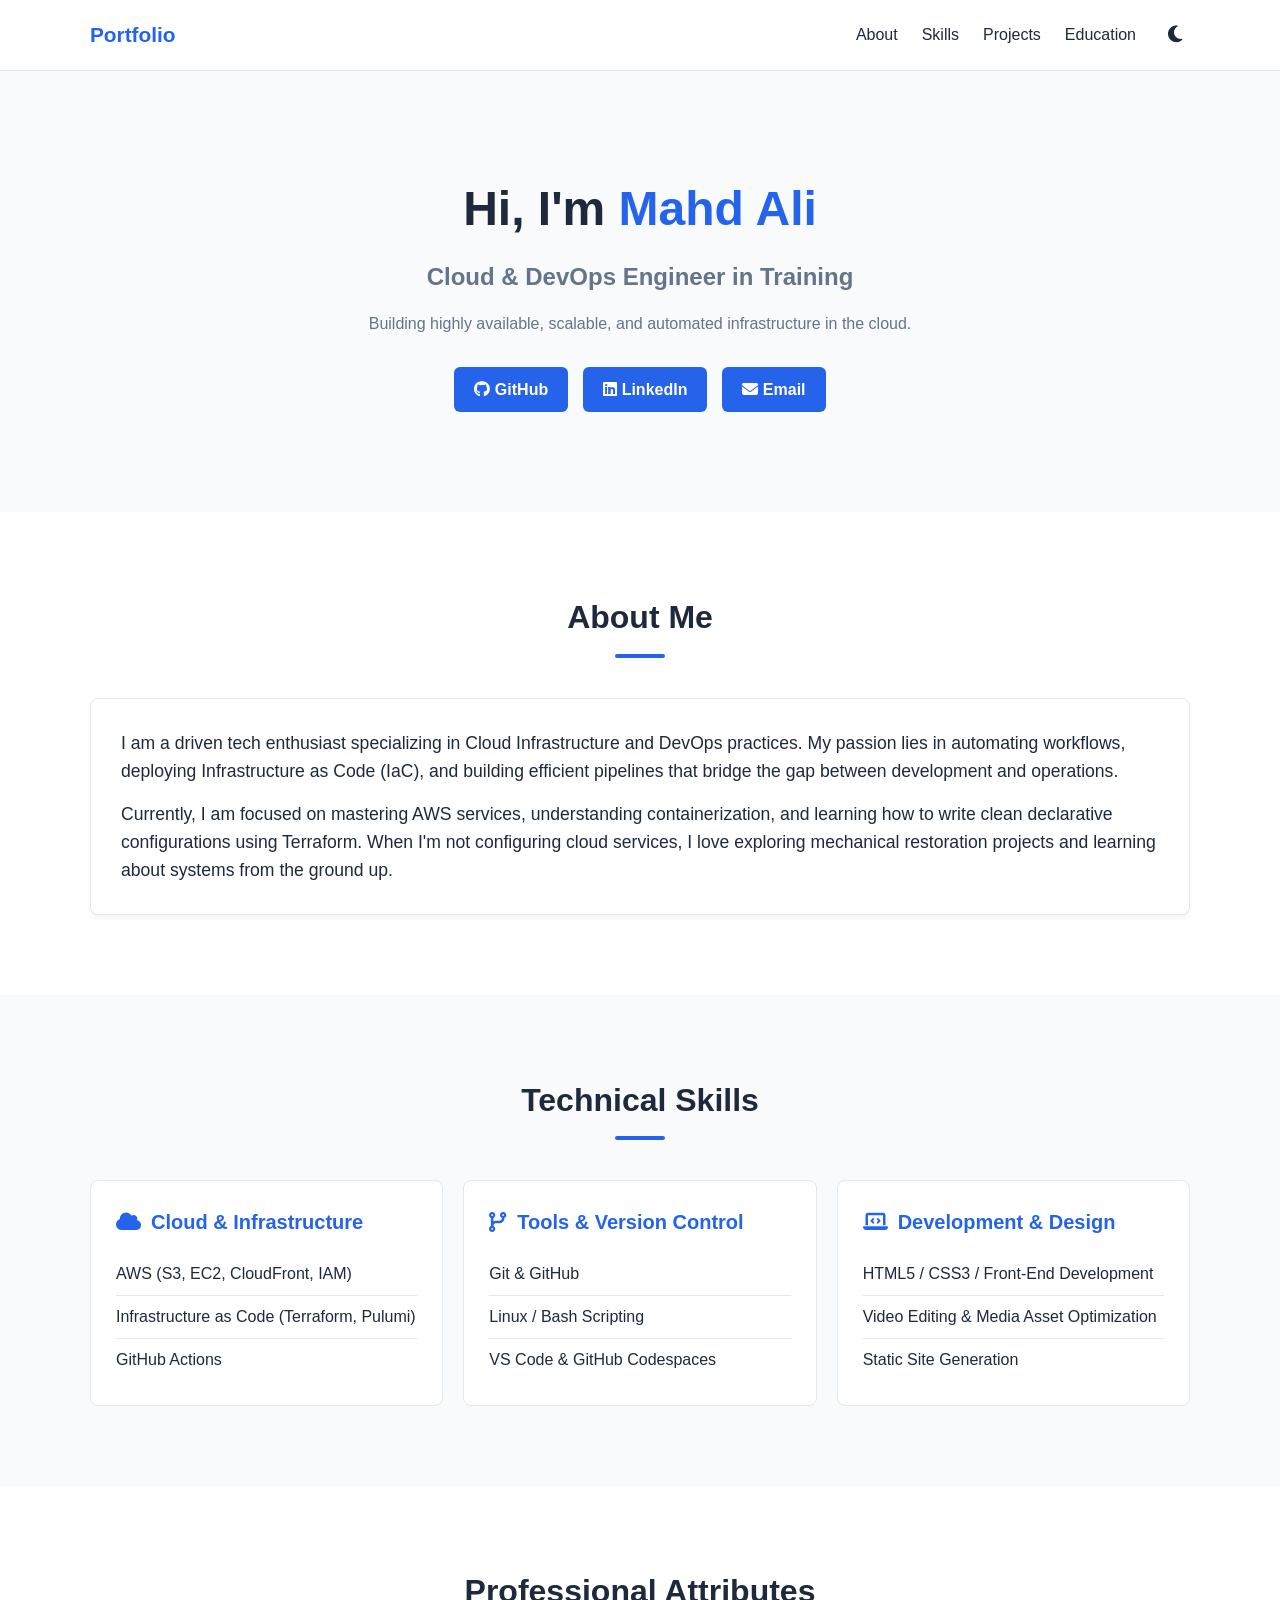
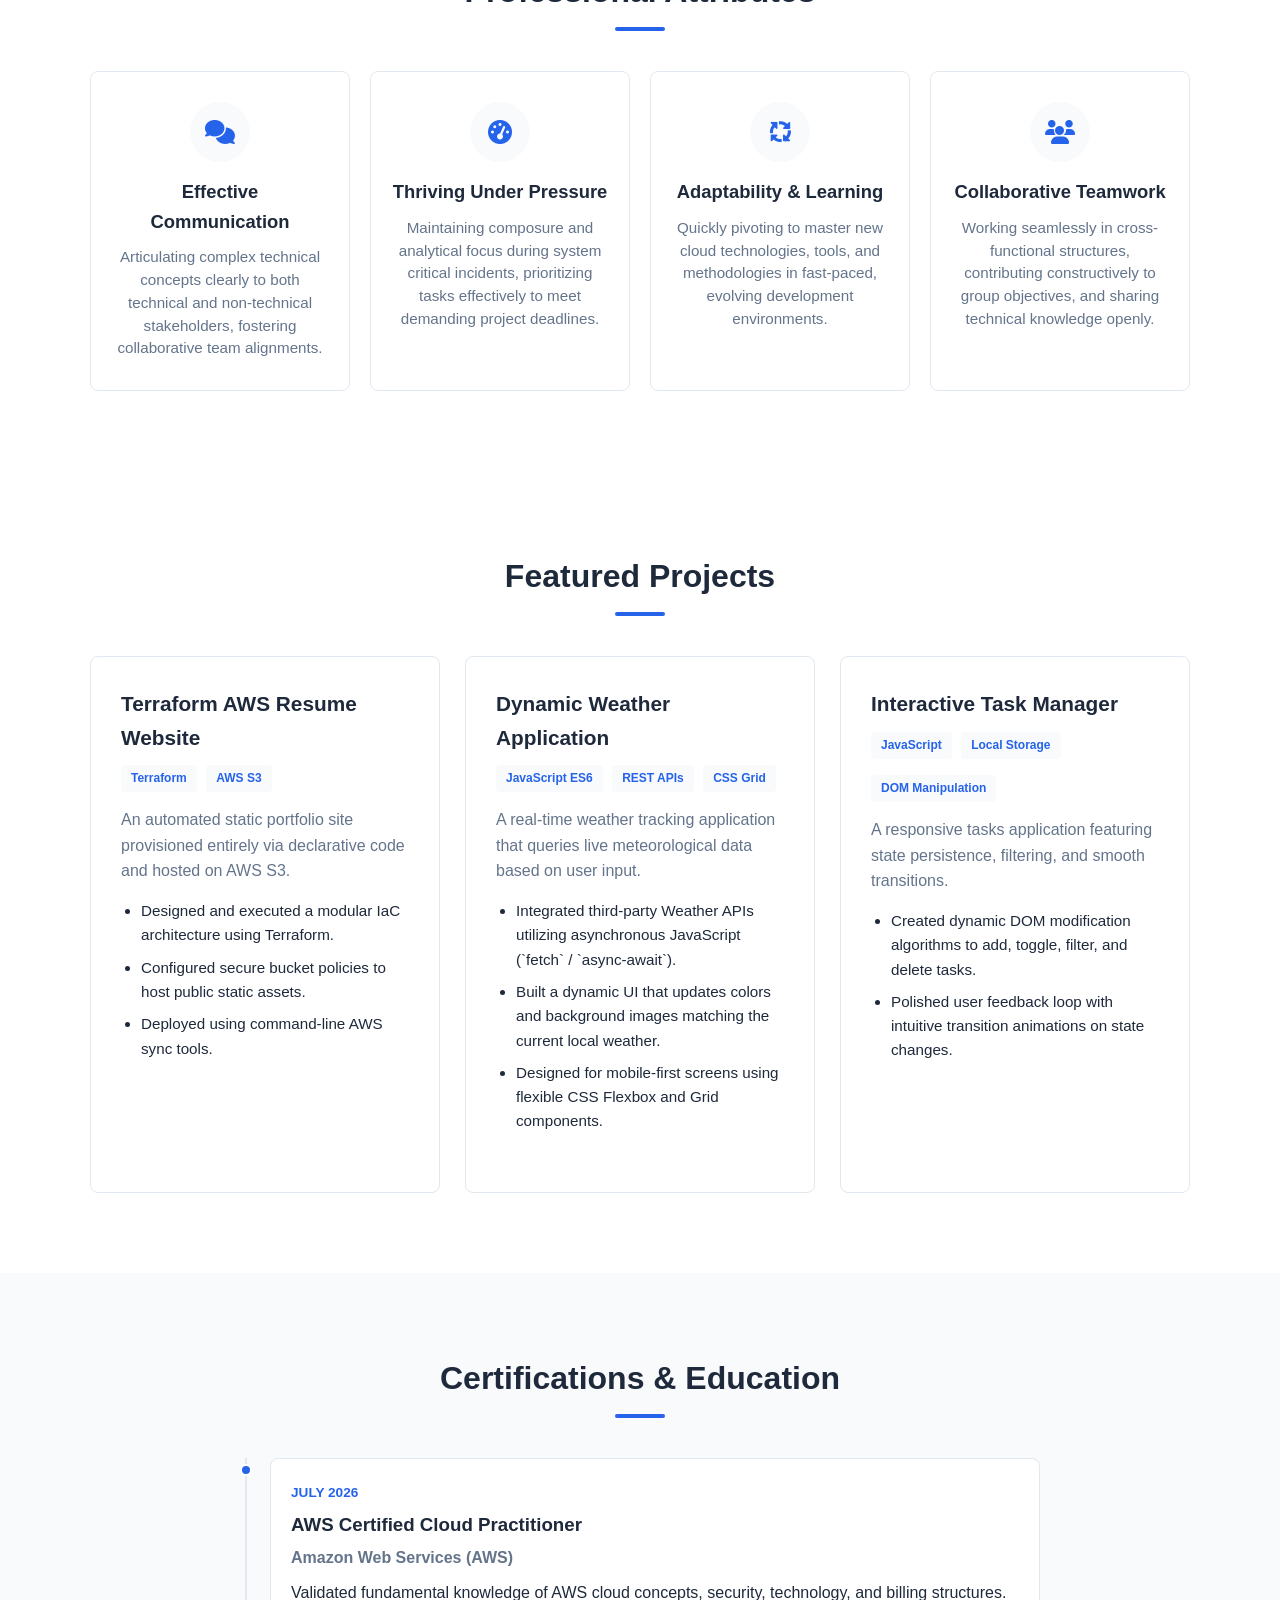
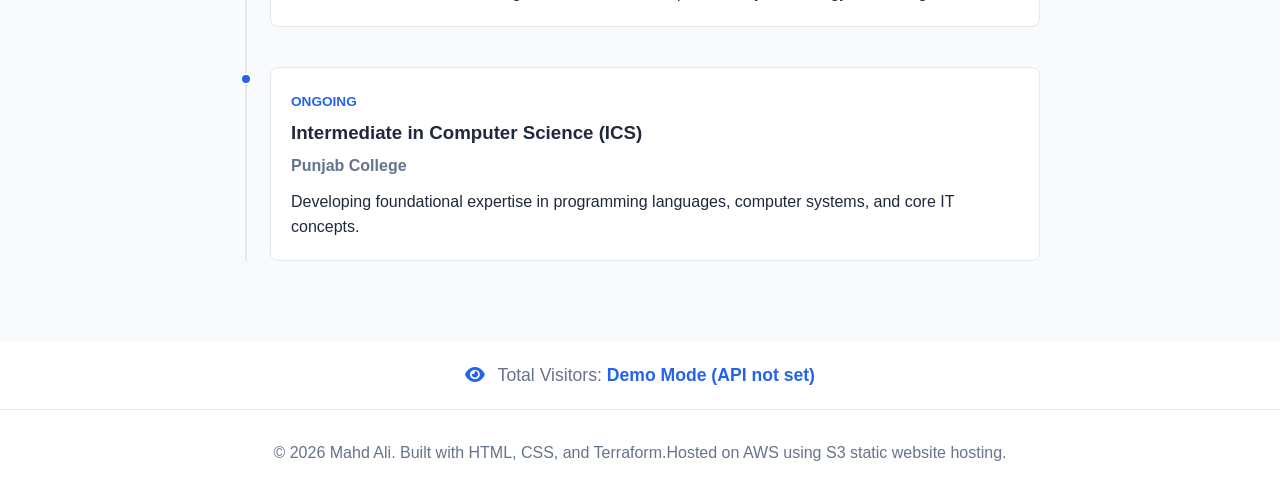
<file: Resume S3/frontend/index.html>
<!DOCTYPE html>
<html lang="en">
<head>
  <meta charset="UTF-8">
  <meta name="viewport" content="width=device-width, initial-scale=1.0">
  <title>Your Name | Cloud & DevOps Engineer</title>
  <link rel="stylesheet" href="style.css">
  <!-- FontAwesome for clean modern icons -->
  <link rel="stylesheet" href="https://cdnjs.cloudflare.com/ajax/libs/font-awesome/6.4.0/css/all.min.css">
</head>
<body>

  <!-- Navigation Bar -->
  <nav class="navbar">
    <div class="nav-container">
      <a href="#" class="logo">Portfolio</a>
      <div class="nav-right">
        <ul class="nav-links">
          <li><a href="#about">About</a></li>
          <li><a href="#skills">Skills</a></li>
          <li><a href="#projects">Projects</a></li>
          <li><a href="#education">Education</a></li>
        </ul>
        <button id="theme-toggle" aria-label="Toggle dark mode">
          <i class="fas fa-moon"></i>
        </button>
      </div>
    </div>
  </nav>

  <!-- Hero Section -->
  <header class="hero">
    <div class="container hero-content">
      <h1>Hi, I'm <span class="highlight">Mahd Ali</span></h1>
      <p class="subtitle">Cloud & DevOps Engineer in Training</p>
      <p class="hero-tagline">Building highly available, scalable, and automated infrastructure in the cloud.</p>
      <div class="social-links">
        <a href="https://github.com/MahdDangia" target="_blank" rel="noopener"><i class="fab fa-github"></i> GitHub</a>
        <a href="https://www.linkedin.com/in/mahd-ali-40a5ba24a/" target="_blank" rel="noopener"><i class="fab fa-linkedin"></i> LinkedIn</a>
        <a href="mailto:smahadali6@gmail.com"><i class="fas fa-envelope"></i> Email</a>
      </div>
    </div>
  </header>

  <!-- About Me Section -->
  <section id="about" class="section">
    <div class="container">
      <h2 class="section-title">About Me</h2>
      <div class="about-card">
        <p>
          I am a driven tech enthusiast specializing in Cloud Infrastructure and DevOps practices. 
          My passion lies in automating workflows, deploying Infrastructure as Code (IaC), and building 
          efficient pipelines that bridge the gap between development and operations.
        </p>
        <p>
          Currently, I am focused on mastering AWS services, understanding containerization, and learning 
          how to write clean declarative configurations using Terraform. When I'm not configuring cloud services, 
          I love exploring mechanical restoration projects and learning about systems from the ground up.
        </p>
      </div>
    </div>
  </section>

  <!-- Technical Skills Section -->
  <section id="skills" class="section alt-bg">
    <div class="container">
      <h2 class="section-title">Technical Skills</h2>
      <div class="skills-grid">
        
        <div class="skill-category">
          <h3><i class="fas fa-cloud"></i> Cloud & Infrastructure</h3>
          <ul>
            <li>AWS (S3, EC2, CloudFront, IAM)</li>
            <li>Infrastructure as Code (Terraform, Pulumi)</li>
            <li>GitHub Actions</li>
          </ul>
        </div>

        <div class="skill-category">
          <h3><i class="fas fa-code-branch"></i> Tools & Version Control</h3>
          <ul>
            <li>Git & GitHub</li>
            <li>Linux / Bash Scripting</li>
            <li>VS Code & GitHub Codespaces</li>
          </ul>
        </div>

        <div class="skill-category">
          <h3><i class="fas fa-laptop-code"></i> Development & Design</h3>
          <ul>
            <li>HTML5 / CSS3 / Front-End Development</li>
            <li>Video Editing & Media Asset Optimization</li>
            <li>Static Site Generation</li>
          </ul>
        </div>

      </div>
    </div>
  </section>

  <!-- Soft Skills / Professional Attributes Section -->
  <section id="soft-skills" class="section">
    <div class="container">
      <h2 class="section-title">Professional Attributes</h2>
      <div class="soft-skills-grid">

        <!-- Skill 1 -->
        <div class="soft-skill-card">
          <div class="soft-skill-icon">
            <i class="fas fa-comments"></i>
          </div>
          <h3>Effective Communication</h3>
          <p>Articulating complex technical concepts clearly to both technical and non-technical stakeholders, fostering collaborative team alignments.</p>
        </div>

        <!-- Skill 2 -->
        <div class="soft-skill-card">
          <div class="soft-skill-icon">
            <i class="fas fa-gauge-high"></i>
          </div>
          <h3>Thriving Under Pressure</h3>
          <p>Maintaining composure and analytical focus during system critical incidents, prioritizing tasks effectively to meet demanding project deadlines.</p>
        </div>

        <!-- Skill 3 -->
        <div class="soft-skill-card">
          <div class="soft-skill-icon">
            <i class="fas fa-arrows-spin"></i>
          </div>
          <h3>Adaptability & Learning</h3>
          <p>Quickly pivoting to master new cloud technologies, tools, and methodologies in fast-paced, evolving development environments.</p>
        </div>

        <!-- Skill 4 -->
        <div class="soft-skill-card">
          <div class="soft-skill-icon">
            <i class="fas fa-users"></i>
          </div>
          <h3>Collaborative Teamwork</h3>
          <p>Working seamlessly in cross-functional structures, contributing constructively to group objectives, and sharing technical knowledge openly.</p>
        </div>

      </div>
    </div>
  </section>

  <!-- Projects Section -->
  <section id="projects" class="section">
    <div class="container">
      <h2 class="section-title">Featured Projects</h2>
     <div class="projects-grid">

        <!-- Project 1: Resume Website (Keep this as your Cloud/DevOps anchor) -->
        <div class="project-card">
          <div class="project-header">
            <h3>Terraform AWS Resume Website</h3>
            <span class="tech-tag">Terraform</span>
            <span class="tech-tag">AWS S3</span>
          </div>
          <p class="project-desc">
            An automated static portfolio site provisioned entirely via declarative code and hosted on AWS S3.
          </p>
          <ul>
            <li>Designed and executed a modular IaC architecture using Terraform.</li>
            <li>Configured secure bucket policies to host public static assets.</li>
            <li>Deployed using command-line AWS sync tools.</li>
          </ul>
          <!-- <a href="#" class="project-link">View Project <i class="fas fa-arrow-right"></i></a> -->
        </div>

        <!-- New Project 2: Weather App -->
        <div class="project-card">
          <div class="project-header">
            <h3>Dynamic Weather Application</h3>
            <span class="tech-tag">JavaScript ES6</span>
            <span class="tech-tag">REST APIs</span>
            <span class="tech-tag">CSS Grid</span>
          </div>
          <p class="project-desc">
            A real-time weather tracking application that queries live meteorological data based on user input.
          </p>
          <ul>
            <li>Integrated third-party Weather APIs utilizing asynchronous JavaScript (`fetch` / `async-await`).</li>
            <li>Built a dynamic UI that updates colors and background images matching the current local weather.</li>
            <li>Designed for mobile-first screens using flexible CSS Flexbox and Grid components.</li>
          </ul>
          <!-- <a href="#" class="project-link">View Live App <i class="fas fa-arrow-right"></i></a> -->
        </div>

        <!-- New Project 3: Interactive To-Do List -->
        <div class="project-card">
          <div class="project-header">
            <h3>Interactive Task Manager</h3>
            <span class="tech-tag">JavaScript</span>
            <span class="tech-tag">Local Storage</span>
            <span class="tech-tag">DOM Manipulation</span>
          </div>
          <p class="project-desc">
            A responsive tasks application featuring state persistence, filtering, and smooth transitions.
          </p>
          <ul>
            <li>Created dynamic DOM modification algorithms to add, toggle, filter, and delete tasks.</li>
            <li>Polished user feedback loop with intuitive transition animations on state changes.</li>
          </ul>
          <!-- <a href="#" class="project-link">View Live App <i class="fas fa-arrow-right"></i></a> -->
        </div>

      </div>

      </div>
    </div>
  </section>

  <!-- Certifications & Education Section -->
  <section id="education" class="section alt-bg">
    <div class="container">
      <h2 class="section-title">Certifications & Education</h2>
      <div class="education-timeline">
        
        <div class="timeline-item">
          <div class="timeline-marker"></div>
          <div class="timeline-content">
            <span class="date">July 2026</span>
            <h3>AWS Certified Cloud Practitioner</h3>
            <p class="issuer">Amazon Web Services (AWS)</p>
            <p>Validated fundamental knowledge of AWS cloud concepts, security, technology, and billing structures.</p>
            <!-- <h6><a href="">view certificate</a></h6> -->
          </div>
        </div>

        <div class="timeline-item">
          <div class="timeline-marker"></div>
          <div class="timeline-content">
            <span class="date">Ongoing</span>
            <h3>Intermediate in Computer Science (ICS)</h3>
            <p class="issuer">Punjab College</p>
            <p>Developing foundational expertise in programming languages, computer systems, and core IT concepts.</p>
          </div>
        </div>

      </div>
    </div>
  </section>

  <!-- Visitor Counter Section -->
  <section class="counter-section">
    <div class="container text-center" style="text-align: center; padding: 20px 0;">
      <p style="font-size: 1.1rem; color: var(--text-muted);">
        <i class="fas fa-eye" style="color: var(--primary-color); margin-right: 8px;"></i> 
        Total Visitors: <strong id="visitor-count" class="highlight">Loading...</strong>
      </p>
    </div>
  </section>

  <!-- Footer -->
  <footer class="footer">
    <div class="container">
      <p>&copy; 2026 Mahd Ali. Built with HTML, CSS, and Terraform.Hosted on AWS using S3 static website hosting.</p>
    </div>
  </footer>

  <!-- Reactive Theme Toggle Script -->
  <script>
    const toggleBtn = document.getElementById('theme-toggle');
    const icon = toggleBtn.querySelector('i');

    // Check for saved theme preference
    const savedTheme = localStorage.getItem('theme') || 'light';
    document.documentElement.setAttribute('data-theme', savedTheme);
    updateIcon(savedTheme);

    toggleBtn.addEventListener('click', () => {
      let currentTheme = document.documentElement.getAttribute('data-theme');
      let newTheme = currentTheme === 'dark' ? 'light' : 'dark';
      
      document.documentElement.setAttribute('data-theme', newTheme);
      localStorage.setItem('theme', newTheme);
      updateIcon(newTheme);
    });

    function updateIcon(theme) {
      if (theme === 'dark') {
        icon.className = 'fas fa-sun';
      } else {
        icon.className = 'fas fa-moon';
      }
    }

      // Fetch Visitor Count from AWS API Gateway
    const counterElement = document.getElementById('visitor-count');
    
    // Once you deploy the backend in the next steps, you will replace this URL
    const API_URL = "YOUR_API_GATEWAY_URL_HERE"; 

    async function getVisitorCount() {
      try {
        const response = await fetch(API_URL);
        const data = await response.json();
        counterElement.textContent = data.count;
      } catch (error) {
        console.error("Error fetching visitor count:", error);
        counterElement.textContent = "Unavailable";
      }
    }

    // Run on page load
    if (API_URL !== "YOUR_API_GATEWAY_URL_HERE") {
      getVisitorCount();
    } else {
      counterElement.textContent = "Demo Mode (API not set)";
    }
  </script>


</body>
</html>
</file>
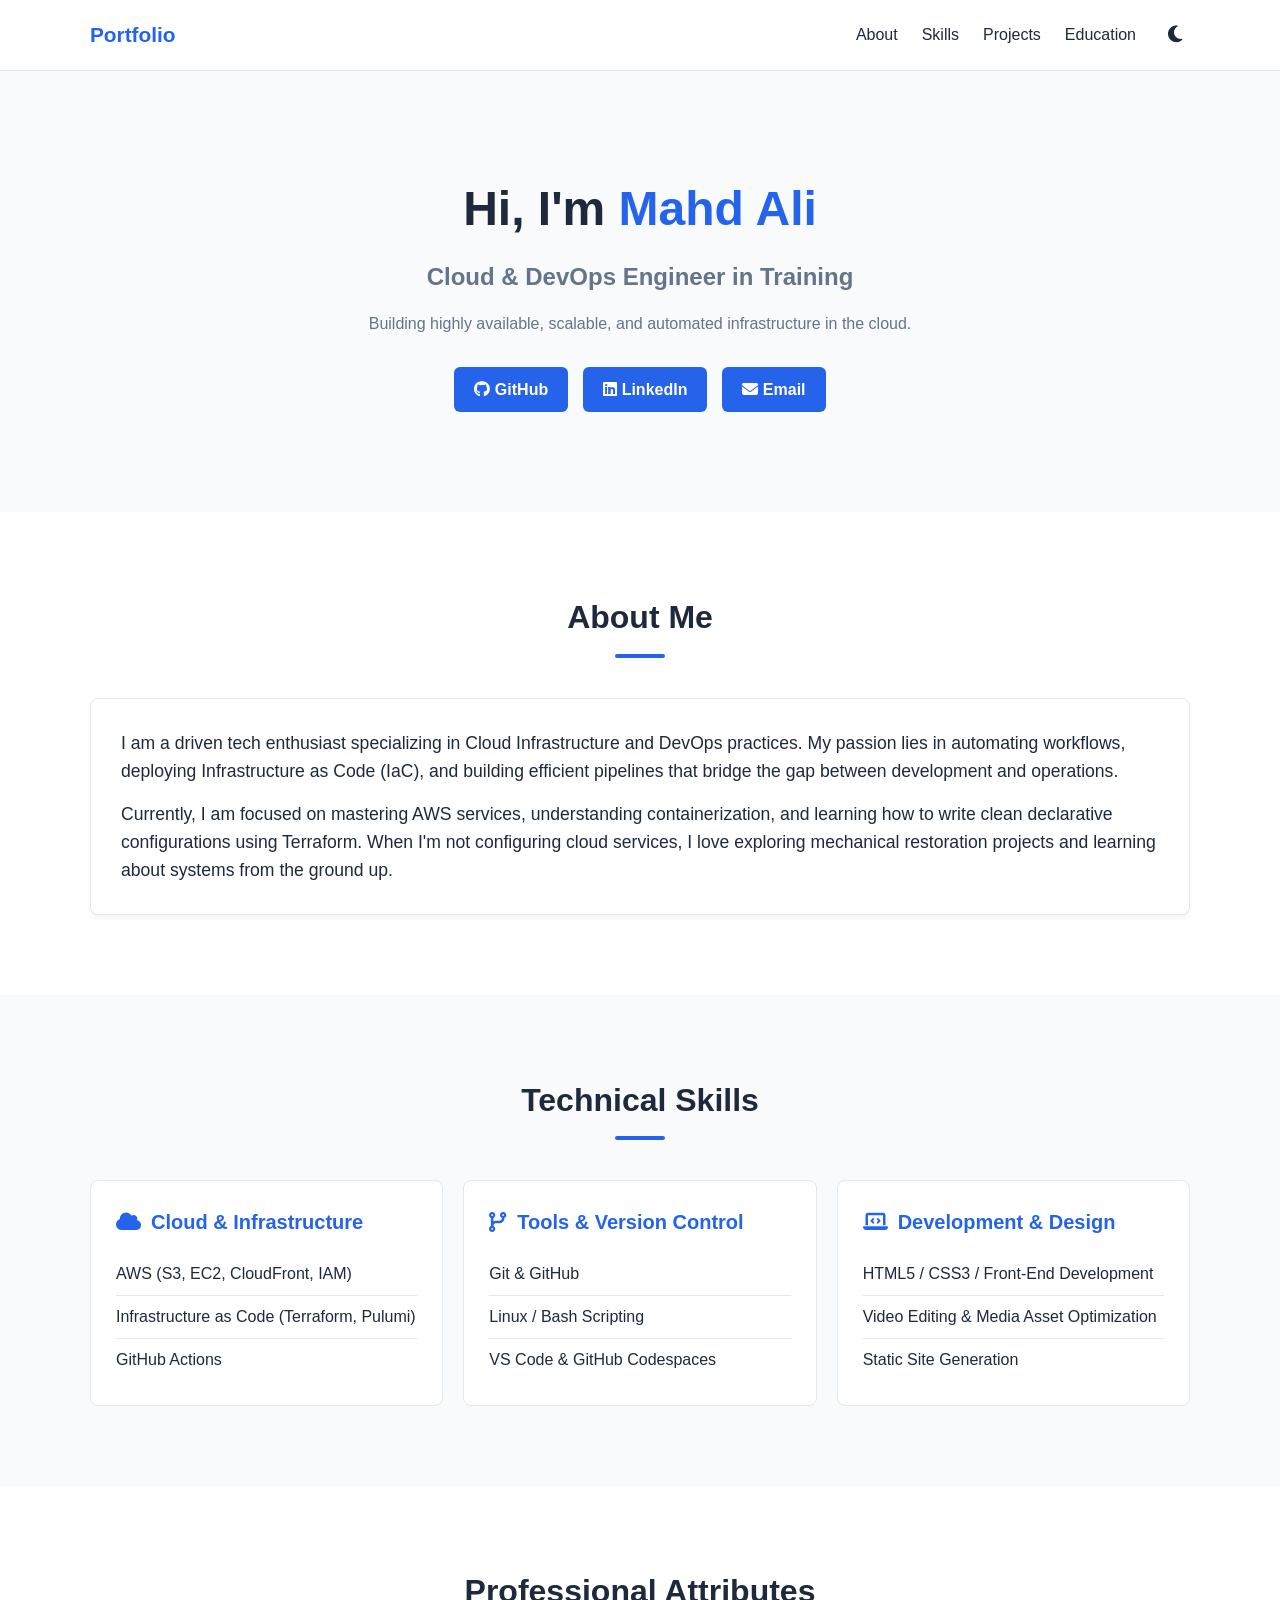
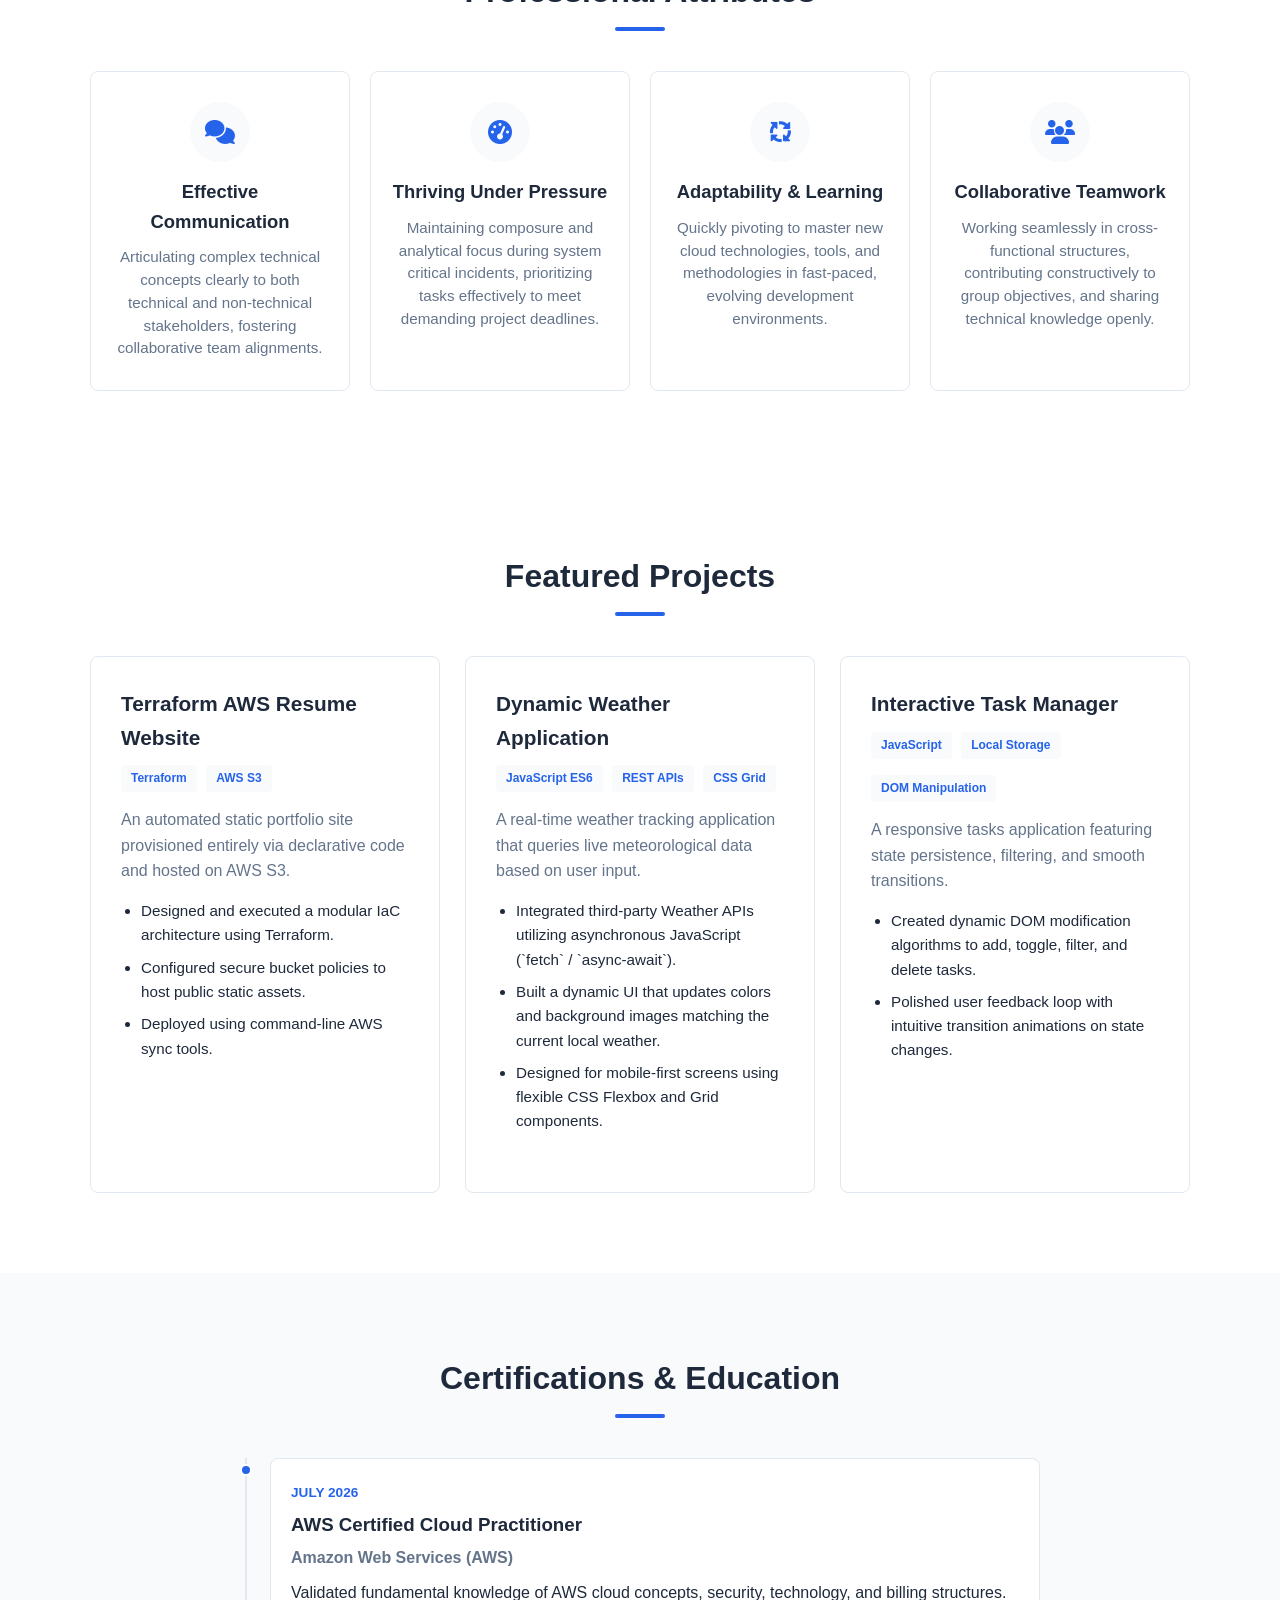
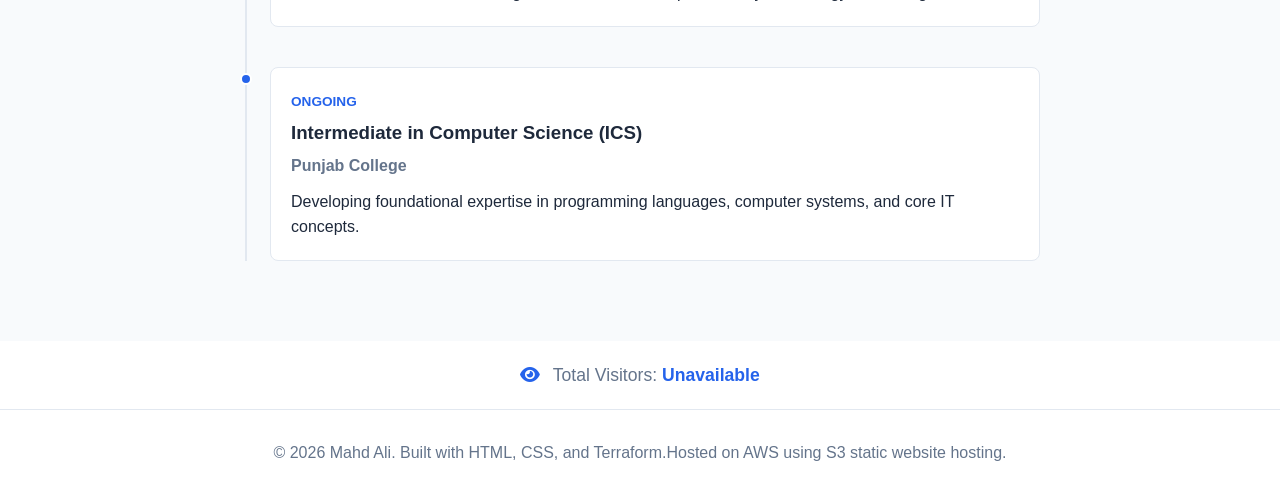
<file: Resume-S3/frontend/index.html>
<!DOCTYPE html>
<html lang="en">
<head>
  <meta charset="UTF-8">
  <meta name="viewport" content="width=device-width, initial-scale=1.0">
  <title>Mahd Ali | Cloud & DevOps Engineer</title>
  <link rel="stylesheet" href="style.css">
  <!-- FontAwesome for clean modern icons -->
  <link rel="stylesheet" href="https://cdnjs.cloudflare.com/ajax/libs/font-awesome/6.4.0/css/all.min.css">
</head>
<body>

  <!-- Navigation Bar -->
  <nav class="navbar">
    <div class="nav-container">
      <a href="#" class="logo">Portfolio</a>
      <div class="nav-right">
        <ul class="nav-links">
          <li><a href="#about">About</a></li>
          <li><a href="#skills">Skills</a></li>
          <li><a href="#projects">Projects</a></li>
          <li><a href="#education">Education</a></li>
        </ul>
        <button id="theme-toggle" aria-label="Toggle dark mode">
          <i class="fas fa-moon"></i>
        </button>
      </div>
    </div>
  </nav>

  <!-- Hero Section -->
  <header class="hero">
    <div class="container hero-content">
      <h1>Hi, I'm <span class="highlight">Mahd Ali</span></h1>
      <p class="subtitle">Cloud & DevOps Engineer in Training</p>
      <p class="hero-tagline">Building highly available, scalable, and automated infrastructure in the cloud.</p>
      <div class="social-links">
        <a href="https://github.com/MahdDangia" target="_blank" rel="noopener"><i class="fab fa-github"></i> GitHub</a>
        <a href="https://www.linkedin.com/in/mahd-ali-40a5ba24a/" target="_blank" rel="noopener"><i class="fab fa-linkedin"></i> LinkedIn</a>
        <a href="mailto:smahadali6@gmail.com"><i class="fas fa-envelope"></i> Email</a>
      </div>
    </div>
  </header>

  <!-- About Me Section -->
  <section id="about" class="section">
    <div class="container">
      <h2 class="section-title">About Me</h2>
      <div class="about-card">
        <p>
          I am a driven tech enthusiast specializing in Cloud Infrastructure and DevOps practices. 
          My passion lies in automating workflows, deploying Infrastructure as Code (IaC), and building 
          efficient pipelines that bridge the gap between development and operations.
        </p>
        <p>
          Currently, I am focused on mastering AWS services, understanding containerization, and learning 
          how to write clean declarative configurations using Terraform. When I'm not configuring cloud services, 
          I love exploring mechanical restoration projects and learning about systems from the ground up.
        </p>
      </div>
    </div>
  </section>

  <!-- Technical Skills Section -->
  <section id="skills" class="section alt-bg">
    <div class="container">
      <h2 class="section-title">Technical Skills</h2>
      <div class="skills-grid">
        
        <div class="skill-category">
          <h3><i class="fas fa-cloud"></i> Cloud & Infrastructure</h3>
          <ul>
            <li>AWS (S3, EC2, CloudFront, IAM)</li>
            <li>Infrastructure as Code (Terraform, Pulumi)</li>
            <li>GitHub Actions</li>
          </ul>
        </div>

        <div class="skill-category">
          <h3><i class="fas fa-code-branch"></i> Tools & Version Control</h3>
          <ul>
            <li>Git & GitHub</li>
            <li>Linux / Bash Scripting</li>
            <li>VS Code & GitHub Codespaces</li>
          </ul>
        </div>

        <div class="skill-category">
          <h3><i class="fas fa-laptop-code"></i> Development & Design</h3>
          <ul>
            <li>HTML5 / CSS3 / Front-End Development</li>
            <li>Video Editing & Media Asset Optimization</li>
            <li>Static Site Generation</li>
          </ul>
        </div>

      </div>
    </div>
  </section>

  <!-- Soft Skills / Professional Attributes Section -->
  <section id="soft-skills" class="section">
    <div class="container">
      <h2 class="section-title">Professional Attributes</h2>
      <div class="soft-skills-grid">

        <!-- Skill 1 -->
        <div class="soft-skill-card">
          <div class="soft-skill-icon">
            <i class="fas fa-comments"></i>
          </div>
          <h3>Effective Communication</h3>
          <p>Articulating complex technical concepts clearly to both technical and non-technical stakeholders, fostering collaborative team alignments.</p>
        </div>

        <!-- Skill 2 -->
        <div class="soft-skill-card">
          <div class="soft-skill-icon">
            <i class="fas fa-gauge-high"></i>
          </div>
          <h3>Thriving Under Pressure</h3>
          <p>Maintaining composure and analytical focus during system critical incidents, prioritizing tasks effectively to meet demanding project deadlines.</p>
        </div>

        <!-- Skill 3 -->
        <div class="soft-skill-card">
          <div class="soft-skill-icon">
            <i class="fas fa-arrows-spin"></i>
          </div>
          <h3>Adaptability & Learning</h3>
          <p>Quickly pivoting to master new cloud technologies, tools, and methodologies in fast-paced, evolving development environments.</p>
        </div>

        <!-- Skill 4 -->
        <div class="soft-skill-card">
          <div class="soft-skill-icon">
            <i class="fas fa-users"></i>
          </div>
          <h3>Collaborative Teamwork</h3>
          <p>Working seamlessly in cross-functional structures, contributing constructively to group objectives, and sharing technical knowledge openly.</p>
        </div>

      </div>
    </div>
  </section>

  <!-- Projects Section -->
  <section id="projects" class="section">
    <div class="container">
      <h2 class="section-title">Featured Projects</h2>
     <div class="projects-grid">

        <!-- Project 1: Resume Website (Keep this as your Cloud/DevOps anchor) -->
        <div class="project-card">
          <div class="project-header">
            <h3>Terraform AWS Resume Website</h3>
            <span class="tech-tag">Terraform</span>
            <span class="tech-tag">AWS S3</span>
          </div>
          <p class="project-desc">
            An automated static portfolio site provisioned entirely via declarative code and hosted on AWS S3.
          </p>
          <ul>
            <li>Designed and executed a modular IaC architecture using Terraform.</li>
            <li>Configured secure bucket policies to host public static assets.</li>
            <li>Deployed using command-line AWS sync tools.</li>
          </ul>
          <!-- <a href="#" class="project-link">View Project <i class="fas fa-arrow-right"></i></a> -->
        </div>

        <!-- New Project 2: Weather App -->
        <div class="project-card">
          <div class="project-header">
            <h3>Dynamic Weather Application</h3>
            <span class="tech-tag">JavaScript ES6</span>
            <span class="tech-tag">REST APIs</span>
            <span class="tech-tag">CSS Grid</span>
          </div>
          <p class="project-desc">
            A real-time weather tracking application that queries live meteorological data based on user input.
          </p>
          <ul>
            <li>Integrated third-party Weather APIs utilizing asynchronous JavaScript (`fetch` / `async-await`).</li>
            <li>Built a dynamic UI that updates colors and background images matching the current local weather.</li>
            <li>Designed for mobile-first screens using flexible CSS Flexbox and Grid components.</li>
          </ul>
          <!-- <a href="#" class="project-link">View Live App <i class="fas fa-arrow-right"></i></a> -->
        </div>

        <!-- New Project 3: Interactive To-Do List -->
        <div class="project-card">
          <div class="project-header">
            <h3>Interactive Task Manager</h3>
            <span class="tech-tag">JavaScript</span>
            <span class="tech-tag">Local Storage</span>
            <span class="tech-tag">DOM Manipulation</span>
          </div>
          <p class="project-desc">
            A responsive tasks application featuring state persistence, filtering, and smooth transitions.
          </p>
          <ul>
            <li>Created dynamic DOM modification algorithms to add, toggle, filter, and delete tasks.</li>
            <li>Polished user feedback loop with intuitive transition animations on state changes.</li>
          </ul>
          <!-- <a href="#" class="project-link">View Live App <i class="fas fa-arrow-right"></i></a> -->
        </div>

      </div>

      </div>
    </div>
  </section>

  <!-- Certifications & Education Section -->
  <section id="education" class="section alt-bg">
    <div class="container">
      <h2 class="section-title">Certifications & Education</h2>
      <div class="education-timeline">
        
        <div class="timeline-item">
          <div class="timeline-marker"></div>
          <div class="timeline-content">
            <span class="date">July 2026</span>
            <h3>AWS Certified Cloud Practitioner</h3>
            <p class="issuer">Amazon Web Services (AWS)</p>
            <p>Validated fundamental knowledge of AWS cloud concepts, security, technology, and billing structures.</p>
            <!-- <h6><a href="">view certificate</a></h6> -->
          </div>
        </div>

        <div class="timeline-item">
          <div class="timeline-marker"></div>
          <div class="timeline-content">
            <span class="date">Ongoing</span>
            <h3>Intermediate in Computer Science (ICS)</h3>
            <p class="issuer">Punjab College</p>
            <p>Developing foundational expertise in programming languages, computer systems, and core IT concepts.</p>
          </div>
        </div>

      </div>
    </div>
  </section>

  <!-- Visitor Counter Section -->
  <section class="counter-section">
    <div class="container text-center" style="text-align: center; padding: 20px 0;">
      <p style="font-size: 1.1rem; color: var(--text-muted);">
        <i class="fas fa-eye" style="color: var(--primary-color); margin-right: 8px;"></i> 
        Total Visitors: <strong id="visitor-count" class="highlight">Loading...</strong>
      </p>
    </div>
  </section>

  <!-- Footer -->
  <footer class="footer">
    <div class="container">
      <p>&copy; 2026 Mahd Ali. Built with HTML, CSS, and Terraform.Hosted on AWS using S3 static website hosting.</p>
    </div>
  </footer>

  <!-- Reactive Theme Toggle Script -->
  <script>
    const toggleBtn = document.getElementById('theme-toggle');
    const icon = toggleBtn.querySelector('i');

    // Check for saved theme preference
    const savedTheme = localStorage.getItem('theme') || 'light';
    document.documentElement.setAttribute('data-theme', savedTheme);
    updateIcon(savedTheme);

    toggleBtn.addEventListener('click', () => {
      let currentTheme = document.documentElement.getAttribute('data-theme');
      let newTheme = currentTheme === 'dark' ? 'light' : 'dark';
      
      document.documentElement.setAttribute('data-theme', newTheme);
      localStorage.setItem('theme', newTheme);
      updateIcon(newTheme);
    });

    function updateIcon(theme) {
      if (theme === 'dark') {
        icon.className = 'fas fa-sun';
      } else {
        icon.className = 'fas fa-moon';
      }
    }

      // Fetch Visitor Count from AWS API Gateway
    const counterElement = document.getElementById('visitor-count');
    
    // Once you deploy the backend in the next steps, you will replace this URL
    const API_URL = "YOUR_API_GATEWAY_URL_HERE"; 

    async function getVisitorCount() {
      try {
        const response = await fetch("https://kcso84ex7i.execute-api.us-east-1.amazonaws.com");
        const data = await response.json();
        counterElement.textContent = data.count;
      } catch (error) {
        console.error("Error fetching visitor count:", error);
        counterElement.textContent = "Unavailable";
      }
    }

    
    // Run on page load
    if (API_URL !== "https://kcso84ex7i.execute-api.us-east-1.amazonaws.com") {
      getVisitorCount();
    } else {
      counterElement.textContent = "Demo Mode (API not set)";
    }
  </script>


</body>
</html>
</file>
<file: Resume S3/frontend/style.css>
/* Modern Reset and CSS Custom Variables */
:root {
  --primary-color: #2563eb;       /* Sleek Dev Blue */
  --primary-hover: #1d4ed8;
  --bg-color: #ffffff;
  --bg-alt: #f8fafc;              /* Very light slate */
  --text-color: #1e293b;          /* Charcoal text */
  --text-muted: #64748b;          /* Subtle gray */
  --card-bg: #ffffff;
  --border-color: #e2e8f0;
  --accent-color: #3b82f6;
  --transition-speed: 0.3s;
}

[data-theme="dark"] {
  --primary-color: #60a5fa;       /* Brightened Cloud Blue */
  --primary-hover: #93c5fd;
  --bg-color: #0f172a;            /* Deep Space Dark */
  --bg-alt: #1e293b;              /* Dark Slate */
  --text-color: #f8fafc;          /* Off-white */
  --text-muted: #94a3b8;
  --card-bg: #1e293b;
  --border-color: #334155;
  --accent-color: #60a5fa;
}

* {
  margin: 0;
  padding: 0;
  box-sizing: border-box;
  scroll-behavior: smooth;
}

body {
  font-family: -apple-system, BlinkMacSystemFont, "Segoe UI", Roboto, "Helvetica Neue", Arial, sans-serif;
  background-color: var(--bg-color);
  color: var(--text-color);
  line-height: 1.6;
  transition: background-color var(--transition-speed), color var(--transition-speed);
}

.container {
  width: 90%;
  max-width: 1100px;
  margin: 0 auto;
}

/* Navbar */
.navbar {
  position: sticky;
  top: 0;
  background-color: var(--bg-color);
  border-bottom: 1px solid var(--border-color);
  z-index: 100;
  transition: background-color var(--transition-speed), border-color var(--transition-speed);
}

.nav-container {
  display: flex;
  justify-content: space-between;
  align-items: center;
  height: 70px;
  width: 90%;
  max-width: 1100px;
  margin: 0 auto;
}

.logo {
  font-weight: 700;
  font-size: 1.3rem;
  color: var(--primary-color);
  text-decoration: none;
}

.nav-right {
  display: flex;
  align-items: center;
  gap: 1.5rem;
}

.nav-links {
  display: flex;
  list-style: none;
  gap: 1.5rem;
}

.nav-links a {
  text-decoration: none;
  color: var(--text-color);
  font-weight: 500;
  transition: color var(--transition-speed);
}

.nav-links a:hover {
  color: var(--primary-color);
}

#theme-toggle {
  background: none;
  border: none;
  font-size: 1.2rem;
  color: var(--text-color);
  cursor: pointer;
  padding: 8px;
  border-radius: 50%;
  transition: background-color var(--transition-speed), color var(--transition-speed);
}

#theme-toggle:hover {
  background-color: var(--bg-alt);
}

/* Hero Section */
.hero {
  padding: 100px 0;
  text-align: center;
  background-color: var(--bg-alt);
  transition: background-color var(--transition-speed);
}

.hero h1 {
  font-size: 3rem;
  margin-bottom: 10px;
}

.highlight {
  color: var(--primary-color);
}

.subtitle {
  font-size: 1.5rem;
  font-weight: 600;
  color: var(--text-muted);
  margin-bottom: 15px;
}

.hero-tagline {
  max-width: 600px;
  margin: 0 auto 30px auto;
  color: var(--text-muted);
}

.social-links {
  display: flex;
  justify-content: center;
  gap: 15px;
}

.social-links a {
  text-decoration: none;
  background-color: var(--primary-color);
  color: #ffffff;
  padding: 10px 20px;
  border-radius: 6px;
  font-weight: 600;
  transition: background-color var(--transition-speed);
}

.social-links a:hover {
  background-color: var(--primary-hover);
}

/* Sections */
.section {
  padding: 80px 0;
}

.alt-bg {
  background-color: var(--bg-alt);
}

.section-title {
  text-align: center;
  font-size: 2rem;
  margin-bottom: 40px;
  position: relative;
}

.section-title::after {
  content: '';
  display: block;
  width: 50px;
  height: 4px;
  background-color: var(--primary-color);
  margin: 10px auto 0 auto;
  border-radius: 2px;
}

/* About Card */
.about-card {
  background-color: var(--card-bg);
  border: 1px solid var(--border-color);
  padding: 30px;
  border-radius: 8px;
  box-shadow: 0 4px 6px -1px rgba(0, 0, 0, 0.05);
}

.about-card p {
  margin-bottom: 15px;
  font-size: 1.1rem;
}

.about-card p:last-child {
  margin-bottom: 0;
}

/* Skills Grid */
.skills-grid {
  display: grid;
  grid-template-columns: repeat(auto-fit, minmax(280px, 1fr));
  gap: 20px;
}

.skill-category {
  background-color: var(--card-bg);
  border: 1px solid var(--border-color);
  padding: 25px;
  border-radius: 8px;
}

.skill-category h3 {
  margin-bottom: 15px;
  font-size: 1.25rem;
  color: var(--primary-color);
  display: flex;
  align-items: center;
  gap: 10px;
}

.skill-category ul {
  list-style: none;
}

.skill-category li {
  padding: 8px 0;
  border-bottom: 1px solid var(--border-color);
}

.skill-category li:last-child {
  border-bottom: none;
}

/* Projects Grid */
.projects-grid {
  display: grid;
  grid-template-columns: repeat(auto-fit, minmax(320px, 1fr));
  gap: 25px;
}

.project-card {
  background-color: var(--card-bg);
  border: 1px solid var(--border-color);
  padding: 30px;
  border-radius: 8px;
  display: flex;
  flex-direction: column;
}

.project-header h3 {
  font-size: 1.3rem;
  margin-bottom: 10px;
}

.tech-tag {
  display: inline-block;
  background-color: var(--bg-alt);
  color: var(--primary-color);
  padding: 4px 10px;
  font-size: 0.75rem;
  font-weight: 600;
  border-radius: 4px;
  margin-right: 5px;
  margin-bottom: 15px;
}

.project-desc {
  color: var(--text-muted);
  margin-bottom: 15px;
}

.project-card ul {
  margin-left: 20px;
  margin-bottom: 20px;
  font-size: 0.95rem;
}

.project-card li {
  margin-bottom: 8px;
}

.project-link {
  margin-top: auto;
  text-decoration: none;
  color: var(--primary-color);
  font-weight: 600;
  transition: color var(--transition-speed);
}

.project-link:hover {
  color: var(--primary-hover);
}

/* Timeline */
.education-timeline {
  position: relative;
  max-width: 800px;
  margin: 0 auto;
  padding-left: 30px;
}

.education-timeline::before {
  content: '';
  position: absolute;
  left: 5px;
  top: 0;
  height: 100%;
  width: 2px;
  background-color: var(--border-color);
}

.timeline-item {
  position: relative;
  margin-bottom: 40px;
}

.timeline-item:last-child {
  margin-bottom: 0;
}

.timeline-marker {
  position: absolute;
  left: -30px;
  top: 6px;
  width: 12px;
  height: 12px;
  border-radius: 50%;
  background-color: var(--primary-color);
  border: 2px solid var(--bg-color);
}

.timeline-content {
  background-color: var(--card-bg);
  border: 1px solid var(--border-color);
  padding: 20px;
  border-radius: 8px;
}

.date {
  font-size: 0.85rem;
  font-weight: 700;
  color: var(--primary-color);
  text-transform: uppercase;
}

.timeline-content h3 {
  margin: 5px 0;
}

.issuer {
  font-weight: 600;
  color: var(--text-muted);
  margin-bottom: 10px;
}

/* Footer */
.footer {
  text-align: center;
  padding: 30px 0;
  border-top: 1px solid var(--border-color);
  color: var(--text-muted);
}

/* Responsive Media Queries */
@media (max-width: 768px) {
  .nav-links {
    display: none; /* Simplifies layout for mobile devices */
  }
  
  .hero h1 {
    font-size: 2.2rem;
  }
  
  .hero {
    padding: 60px 0;
  }
  
  .section {
    padding: 50px 0;
  }
}

/* Soft Skills / Professional Attributes Grid */
.soft-skills-grid {
  display: grid;
  grid-template-columns: repeat(auto-fit, minmax(240px, 1fr));
  gap: 20px;
}

.soft-skill-card {
  background-color: var(--card-bg);
  border: 1px solid var(--border-color);
  padding: 30px 20px;
  border-radius: 8px;
  text-align: center;
  transition: transform var(--transition-speed), box-shadow var(--transition-speed);
}

.soft-skill-card:hover {
  transform: translateY(-5px);
  box-shadow: 0 10px 15px -3px rgba(0, 0, 0, 0.05);
}

.soft-skill-icon {
  width: 60px;
  height: 60px;
  background-color: var(--bg-alt);
  color: var(--primary-color);
  border-radius: 50%;
  display: flex;
  align-items: center;
  justify-content: center;
  margin: 0 auto 15px auto;
  font-size: 1.5rem;
  transition: background-color var(--transition-speed), color var(--transition-speed);
}

.soft-skill-card h3 {
  font-size: 1.15rem;
  margin-bottom: 10px;
}

.soft-skill-card p {
  font-size: 0.95rem;
  color: var(--text-muted);
  line-height: 1.5;
}

/* --- Unified Card Micro-Interactions --- */

/* 1. Register the smooth transitions on all card types */
.about-card,
.skill-category,
.project-card,
.timeline-content,
.soft-skill-card {
  transition: 
    transform var(--transition-speed) ease, 
    box-shadow var(--transition-speed) ease, 
    background-color var(--transition-speed) ease, 
    border-color var(--transition-speed) ease;
}

/* 2. Apply the hover elevation and shadow interaction uniformly */
.about-card:hover,
.skill-category:hover,
.project-card:hover,
.timeline-content:hover,
.soft-skill-card:hover {
  transform: translateY(-5px);
  /* Uses a subtle shadow that looks premium on both light and dark modes */
  box-shadow: 0 10px 20px -5px rgba(0, 0, 0, 0.12);
}

/* 3. Ensure the timeline marker behaves nicely when its card is hovered */
.timeline-item:hover .timeline-marker {
  background-color: var(--primary-hover);
  transform: scale(1.2);
}

.timeline-marker {
  transition: transform var(--transition-speed) ease, background-color var(--transition-speed) ease;
}
</file>
<file: Resume-S3/frontend/style.css>
/* Modern Reset and CSS Custom Variables */
:root {
  --primary-color: #2563eb;       /* Sleek Dev Blue */
  --primary-hover: #1d4ed8;
  --bg-color: #ffffff;
  --bg-alt: #f8fafc;              /* Very light slate */
  --text-color: #1e293b;          /* Charcoal text */
  --text-muted: #64748b;          /* Subtle gray */
  --card-bg: #ffffff;
  --border-color: #e2e8f0;
  --accent-color: #3b82f6;
  --transition-speed: 0.3s;
}

[data-theme="dark"] {
  --primary-color: #60a5fa;       /* Brightened Cloud Blue */
  --primary-hover: #93c5fd;
  --bg-color: #0f172a;            /* Deep Space Dark */
  --bg-alt: #1e293b;              /* Dark Slate */
  --text-color: #f8fafc;          /* Off-white */
  --text-muted: #94a3b8;
  --card-bg: #1e293b;
  --border-color: #334155;
  --accent-color: #60a5fa;
}

* {
  margin: 0;
  padding: 0;
  box-sizing: border-box;
  scroll-behavior: smooth;
}

body {
  font-family: -apple-system, BlinkMacSystemFont, "Segoe UI", Roboto, "Helvetica Neue", Arial, sans-serif;
  background-color: var(--bg-color);
  color: var(--text-color);
  line-height: 1.6;
  transition: background-color var(--transition-speed), color var(--transition-speed);
}

.container {
  width: 90%;
  max-width: 1100px;
  margin: 0 auto;
}

/* Navbar */
.navbar {
  position: sticky;
  top: 0;
  background-color: var(--bg-color);
  border-bottom: 1px solid var(--border-color);
  z-index: 100;
  transition: background-color var(--transition-speed), border-color var(--transition-speed);
}

.nav-container {
  display: flex;
  justify-content: space-between;
  align-items: center;
  height: 70px;
  width: 90%;
  max-width: 1100px;
  margin: 0 auto;
}

.logo {
  font-weight: 700;
  font-size: 1.3rem;
  color: var(--primary-color);
  text-decoration: none;
}

.nav-right {
  display: flex;
  align-items: center;
  gap: 1.5rem;
}

.nav-links {
  display: flex;
  list-style: none;
  gap: 1.5rem;
}

.nav-links a {
  text-decoration: none;
  color: var(--text-color);
  font-weight: 500;
  transition: color var(--transition-speed);
}

.nav-links a:hover {
  color: var(--primary-color);
}

#theme-toggle {
  background: none;
  border: none;
  font-size: 1.2rem;
  color: var(--text-color);
  cursor: pointer;
  padding: 8px;
  border-radius: 50%;
  transition: background-color var(--transition-speed), color var(--transition-speed);
}

#theme-toggle:hover {
  background-color: var(--bg-alt);
}

/* Hero Section */
.hero {
  padding: 100px 0;
  text-align: center;
  background-color: var(--bg-alt);
  transition: background-color var(--transition-speed);
}

.hero h1 {
  font-size: 3rem;
  margin-bottom: 10px;
}

.highlight {
  color: var(--primary-color);
}

.subtitle {
  font-size: 1.5rem;
  font-weight: 600;
  color: var(--text-muted);
  margin-bottom: 15px;
}

.hero-tagline {
  max-width: 600px;
  margin: 0 auto 30px auto;
  color: var(--text-muted);
}

.social-links {
  display: flex;
  justify-content: center;
  gap: 15px;
}

.social-links a {
  text-decoration: none;
  background-color: var(--primary-color);
  color: #ffffff;
  padding: 10px 20px;
  border-radius: 6px;
  font-weight: 600;
  transition: background-color var(--transition-speed);
}

.social-links a:hover {
  background-color: var(--primary-hover);
}

/* Sections */
.section {
  padding: 80px 0;
}

.alt-bg {
  background-color: var(--bg-alt);
}

.section-title {
  text-align: center;
  font-size: 2rem;
  margin-bottom: 40px;
  position: relative;
}

.section-title::after {
  content: '';
  display: block;
  width: 50px;
  height: 4px;
  background-color: var(--primary-color);
  margin: 10px auto 0 auto;
  border-radius: 2px;
}

/* About Card */
.about-card {
  background-color: var(--card-bg);
  border: 1px solid var(--border-color);
  padding: 30px;
  border-radius: 8px;
  box-shadow: 0 4px 6px -1px rgba(0, 0, 0, 0.05);
}

.about-card p {
  margin-bottom: 15px;
  font-size: 1.1rem;
}

.about-card p:last-child {
  margin-bottom: 0;
}

/* Skills Grid */
.skills-grid {
  display: grid;
  grid-template-columns: repeat(auto-fit, minmax(280px, 1fr));
  gap: 20px;
}

.skill-category {
  background-color: var(--card-bg);
  border: 1px solid var(--border-color);
  padding: 25px;
  border-radius: 8px;
}

.skill-category h3 {
  margin-bottom: 15px;
  font-size: 1.25rem;
  color: var(--primary-color);
  display: flex;
  align-items: center;
  gap: 10px;
}

.skill-category ul {
  list-style: none;
}

.skill-category li {
  padding: 8px 0;
  border-bottom: 1px solid var(--border-color);
}

.skill-category li:last-child {
  border-bottom: none;
}

/* Projects Grid */
.projects-grid {
  display: grid;
  grid-template-columns: repeat(auto-fit, minmax(320px, 1fr));
  gap: 25px;
}

.project-card {
  background-color: var(--card-bg);
  border: 1px solid var(--border-color);
  padding: 30px;
  border-radius: 8px;
  display: flex;
  flex-direction: column;
}

.project-header h3 {
  font-size: 1.3rem;
  margin-bottom: 10px;
}

.tech-tag {
  display: inline-block;
  background-color: var(--bg-alt);
  color: var(--primary-color);
  padding: 4px 10px;
  font-size: 0.75rem;
  font-weight: 600;
  border-radius: 4px;
  margin-right: 5px;
  margin-bottom: 15px;
}

.project-desc {
  color: var(--text-muted);
  margin-bottom: 15px;
}

.project-card ul {
  margin-left: 20px;
  margin-bottom: 20px;
  font-size: 0.95rem;
}

.project-card li {
  margin-bottom: 8px;
}

.project-link {
  margin-top: auto;
  text-decoration: none;
  color: var(--primary-color);
  font-weight: 600;
  transition: color var(--transition-speed);
}

.project-link:hover {
  color: var(--primary-hover);
}

/* Timeline */
.education-timeline {
  position: relative;
  max-width: 800px;
  margin: 0 auto;
  padding-left: 30px;
}

.education-timeline::before {
  content: '';
  position: absolute;
  left: 5px;
  top: 0;
  height: 100%;
  width: 2px;
  background-color: var(--border-color);
}

.timeline-item {
  position: relative;
  margin-bottom: 40px;
}

.timeline-item:last-child {
  margin-bottom: 0;
}

.timeline-marker {
  position: absolute;
  left: -30px;
  top: 6px;
  width: 12px;
  height: 12px;
  border-radius: 50%;
  background-color: var(--primary-color);
  border: 2px solid var(--bg-color);
}

.timeline-content {
  background-color: var(--card-bg);
  border: 1px solid var(--border-color);
  padding: 20px;
  border-radius: 8px;
}

.date {
  font-size: 0.85rem;
  font-weight: 700;
  color: var(--primary-color);
  text-transform: uppercase;
}

.timeline-content h3 {
  margin: 5px 0;
}

.issuer {
  font-weight: 600;
  color: var(--text-muted);
  margin-bottom: 10px;
}

/* Footer */
.footer {
  text-align: center;
  padding: 30px 0;
  border-top: 1px solid var(--border-color);
  color: var(--text-muted);
}

/* Responsive Media Queries */
@media (max-width: 768px) {
  .nav-links {
    display: none; /* Simplifies layout for mobile devices */
  }
  
  .hero h1 {
    font-size: 2.2rem;
  }
  
  .hero {
    padding: 60px 0;
  }
  
  .section {
    padding: 50px 0;
  }
}

/* Soft Skills / Professional Attributes Grid */
.soft-skills-grid {
  display: grid;
  grid-template-columns: repeat(auto-fit, minmax(240px, 1fr));
  gap: 20px;
}

.soft-skill-card {
  background-color: var(--card-bg);
  border: 1px solid var(--border-color);
  padding: 30px 20px;
  border-radius: 8px;
  text-align: center;
  transition: transform var(--transition-speed), box-shadow var(--transition-speed);
}

.soft-skill-card:hover {
  transform: translateY(-5px);
  box-shadow: 0 10px 15px -3px rgba(0, 0, 0, 0.05);
}

.soft-skill-icon {
  width: 60px;
  height: 60px;
  background-color: var(--bg-alt);
  color: var(--primary-color);
  border-radius: 50%;
  display: flex;
  align-items: center;
  justify-content: center;
  margin: 0 auto 15px auto;
  font-size: 1.5rem;
  transition: background-color var(--transition-speed), color var(--transition-speed);
}

.soft-skill-card h3 {
  font-size: 1.15rem;
  margin-bottom: 10px;
}

.soft-skill-card p {
  font-size: 0.95rem;
  color: var(--text-muted);
  line-height: 1.5;
}

/* --- Unified Card Micro-Interactions --- */

/* 1. Register the smooth transitions on all card types */
.about-card,
.skill-category,
.project-card,
.timeline-content,
.soft-skill-card {
  transition: 
    transform var(--transition-speed) ease, 
    box-shadow var(--transition-speed) ease, 
    background-color var(--transition-speed) ease, 
    border-color var(--transition-speed) ease;
}

/* 2. Apply the hover elevation and shadow interaction uniformly */
.about-card:hover,
.skill-category:hover,
.project-card:hover,
.timeline-content:hover,
.soft-skill-card:hover {
  transform: translateY(-5px);
  /* Uses a subtle shadow that looks premium on both light and dark modes */
  box-shadow: 0 10px 20px -5px rgba(0, 0, 0, 0.12);
}

/* 3. Ensure the timeline marker behaves nicely when its card is hovered */
.timeline-item:hover .timeline-marker {
  background-color: var(--primary-hover);
  transform: scale(1.2);
}

.timeline-marker {
  transition: transform var(--transition-speed) ease, background-color var(--transition-speed) ease;
}
</file>
